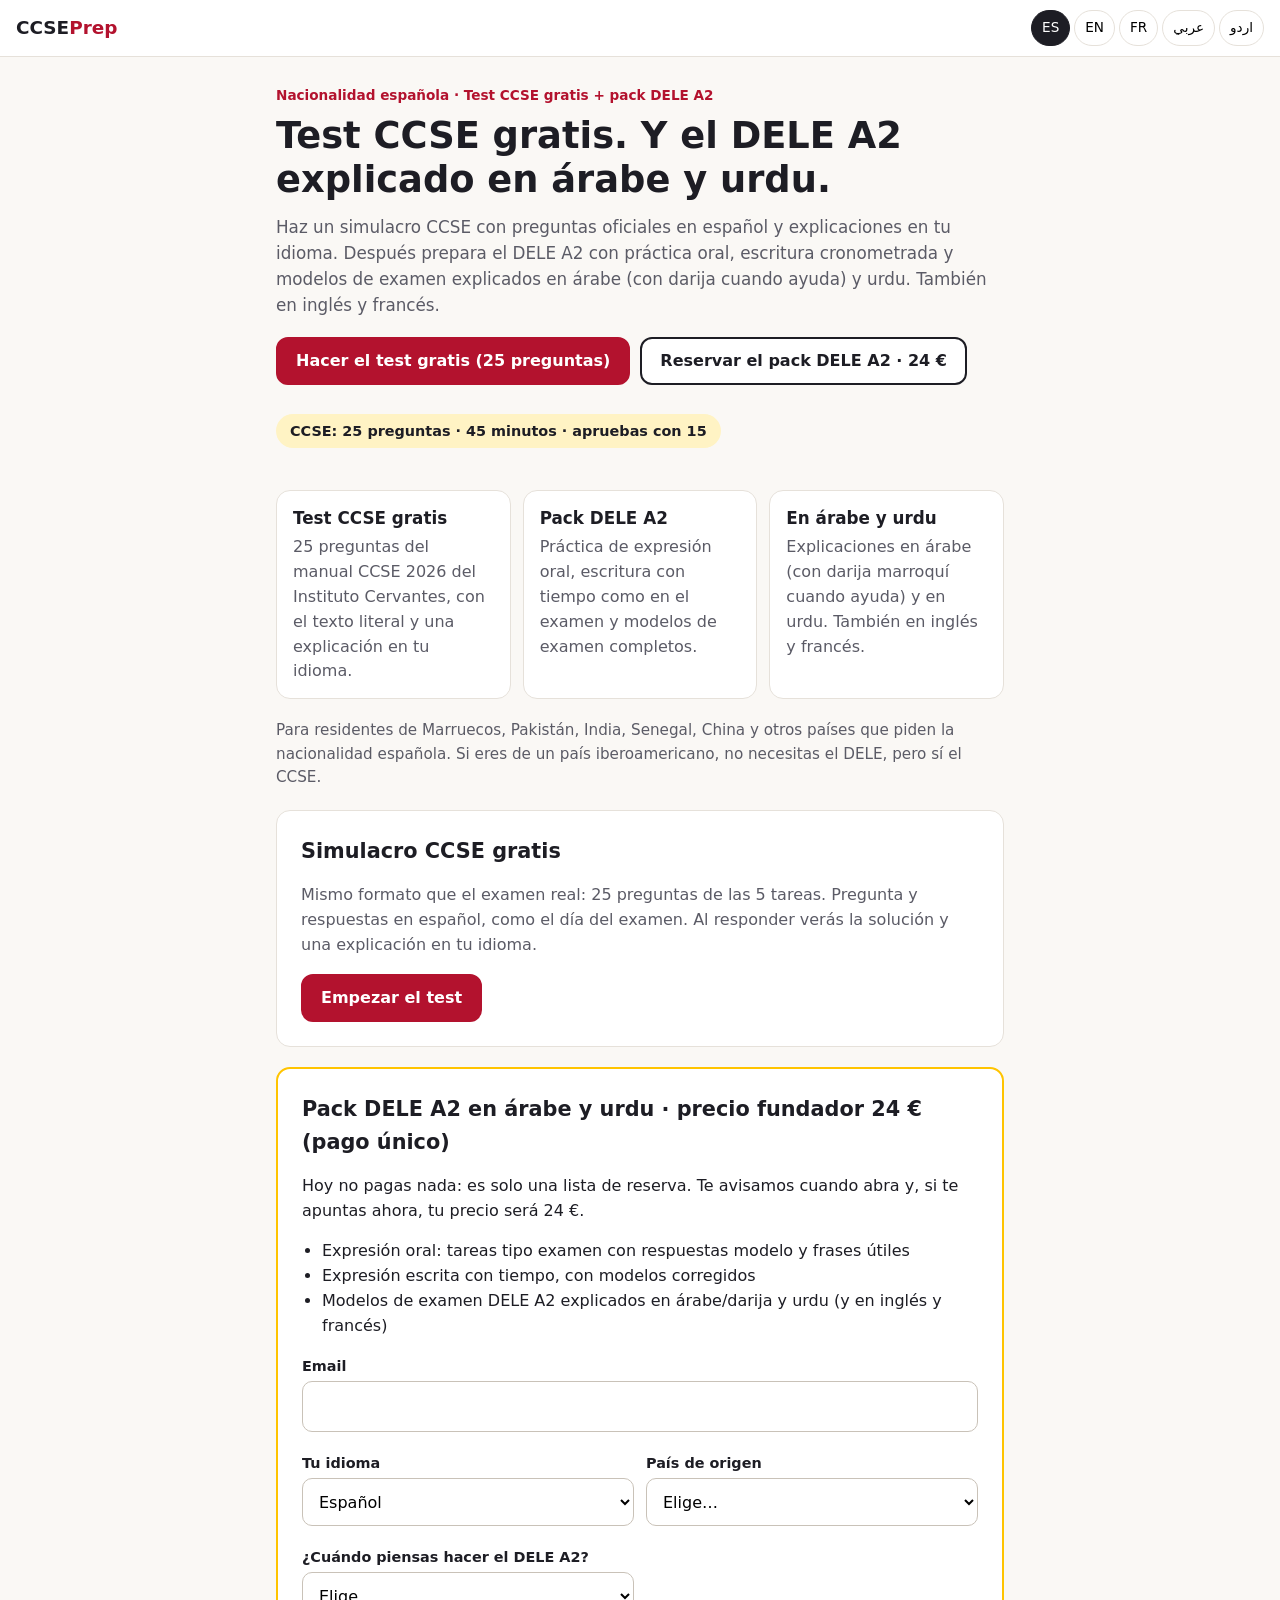
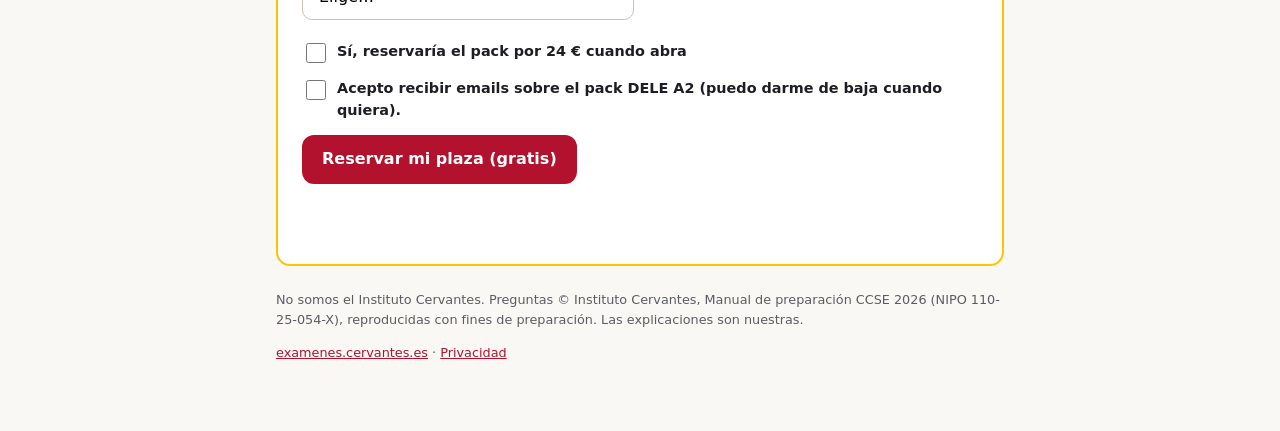
<file: index.html>
<!doctype html>
<html lang="es" dir="ltr" data-default-lang="es">
<head>
<meta charset="utf-8">
<meta name="viewport" content="width=device-width, initial-scale=1">
<title>Examen CCSE 2026: preguntas oficiales y test gratis | Nacionalidad española y DELE A2</title>
<meta name="description" content="Practica el examen CCSE con preguntas oficiales del Instituto Cervantes (manual 2026). Test gratis de 25 preguntas con explicaciones en árabe, urdu, inglés y francés. Y pack DELE A2 (oral, escritura y modelos de examen) explicado en árabe y urdu.">
<link rel="canonical" href="https://paubuilds.github.io/ccse-prep/">
<link rel="alternate" hreflang="es" href="https://paubuilds.github.io/ccse-prep/">
<link rel="alternate" hreflang="en" href="https://paubuilds.github.io/ccse-prep/en/">
<link rel="alternate" hreflang="x-default" href="https://paubuilds.github.io/ccse-prep/">
<meta property="og:type" content="website">
<meta property="og:title" content="Examen CCSE 2026: preguntas oficiales y test gratis | Nacionalidad española y DELE A2">
<meta property="og:description" content="Practica el examen CCSE con preguntas oficiales del Instituto Cervantes (manual 2026). Test gratis de 25 preguntas con explicaciones en árabe, urdu, inglés y francés. Y pack DELE A2 (oral, escritura y modelos de examen) explicado en árabe y urdu.">
<meta property="og:url" content="https://paubuilds.github.io/ccse-prep/">
<meta property="og:locale" content="es_ES">
<meta name="twitter:card" content="summary">
<meta name="theme-color" content="#b3122e">
<link rel="icon" href="data:image/svg+xml,%3Csvg xmlns='http://www.w3.org/2000/svg' viewBox='0 0 100 100'%3E%3Crect width='100' height='100' rx='20' fill='%23b3122e'/%3E%3Ctext x='50' y='66' font-size='52' text-anchor='middle' fill='%23ffc400' font-family='Arial' font-weight='700'%3EÑ%3C/text%3E%3C/svg%3E">
<link rel="stylesheet" href="./assets/style.css">
<script type="application/ld+json">{"@context":"https://schema.org","@type":"Quiz","name":"Examen CCSE 2026: preguntas oficiales y test gratis | Nacionalidad española y DELE A2","description":"Practica el examen CCSE con preguntas oficiales del Instituto Cervantes (manual 2026). Test gratis de 25 preguntas con explicaciones en árabe, urdu, inglés y francés. Y pack DELE A2 (oral, escritura y modelos de examen) explicado en árabe y urdu.","inLanguage":["es","es"],"url":"https://paubuilds.github.io/ccse-prep/","isAccessibleForFree":true,"about":{"@type":"Thing","name":"CCSE – Prueba de Conocimientos Constitucionales y Socioculturales de España"},"educationalAlignment":{"@type":"AlignmentObject","alignmentType":"educationalSubject","targetName":"CCSE / DELE A2 – nacionalidad española"}}</script>
<!-- ANALYTICS PLACEHOLDER: GoatCounter is injected by assets/app.js when CCSE_CONFIG.GOATCOUNTER_CODE is set (assets/config.js). -->
</head>
<body>
<a class="skip" href="#test">Test gratis</a>
<header class="top">
  <a class="brand" href="./">CCSE<span>Prep</span></a>
  <nav class="lang-switch" aria-label="Idioma / Language / اللغة / زبان">
    <button data-lang="es" lang="es">ES</button><button data-lang="en" lang="en">EN</button><button data-lang="fr" lang="fr">FR</button><button data-lang="ar" lang="ar">عربي</button><button data-lang="ur" lang="ur">اردو</button>
  </nav>
</header>
<main>
  <section class="hero">
    <p class="kicker" data-i18n="hero_kicker">Nacionalidad española · Test CCSE gratis + pack DELE A2</p>
    <h1 data-i18n="hero_title">Test CCSE gratis. Y el DELE A2 explicado en árabe y urdu.</h1>
    <p class="sub" data-i18n="hero_sub">Haz un simulacro CCSE con preguntas oficiales en español y explicaciones en tu idioma. Después prepara el DELE A2 con práctica oral, escritura cronometrada y modelos de examen explicados en árabe (con darija cuando ayuda) y urdu. También en inglés y francés.</p>
    <div class="row">
      <a class="btn primary" href="#test" data-i18n="cta_test">Hacer el test gratis (25 preguntas)</a>
      <a class="btn" href="#waitlist" data-i18n="cta_wait">Reservar el pack DELE A2 · 24 €</a>
    </div>
    <p class="facts" data-i18n="facts">CCSE: 25 preguntas · 45 minutos · apruebas con 15</p>
  </section>

  <section class="features">
    <div class="card"><h2 data-i18n="f1_t">Test CCSE gratis</h2><p data-i18n="f1_d">25 preguntas del manual CCSE 2026 del Instituto Cervantes, con el texto literal y una explicación en tu idioma.</p></div>
    <div class="card"><h2 data-i18n="f2_t">Pack DELE A2</h2><p data-i18n="f2_d">Práctica de expresión oral, escritura con tiempo como en el examen y modelos de examen completos.</p></div>
    <div class="card"><h2 data-i18n="f3_t">En árabe y urdu</h2><p data-i18n="f3_d">Explicaciones en árabe (con darija marroquí cuando ayuda) y en urdu. También en inglés y francés.</p></div>
  </section>
  <p class="who" data-i18n="who">Para residentes de Marruecos, Pakistán, India, Senegal, China y otros países que piden la nacionalidad española. Si eres de un país iberoamericano, no necesitas el DELE, pero sí el CCSE.</p>

  <section id="test" class="panel">
    <h2 data-i18n="test_title">Simulacro CCSE gratis</h2>
    <div id="quiz" aria-live="polite"><noscript>JavaScript is needed for the test.</noscript></div>
  </section>

  <section id="waitlist" class="panel waitlist">
    <h2 data-i18n="wl_title">Pack DELE A2 en árabe y urdu · precio fundador 24 € (pago único)</h2>
    <p data-i18n="wl_sub">Hoy no pagas nada: es solo una lista de reserva. Te avisamos cuando abra y, si te apuntas ahora, tu precio será 24 €.</p>
    <ul class="benefits"><li data-i18n="wl_b1">Expresión oral: tareas tipo examen con respuestas modelo y frases útiles</li><li data-i18n="wl_b2">Expresión escrita con tiempo, con modelos corregidos</li><li data-i18n="wl_b3">Modelos de examen DELE A2 explicados en árabe/darija y urdu (y en inglés y francés)</li></ul>
    <form id="waitForm" novalidate>
      <label><span data-i18n="f_email">Email</span><input id="f-email" type="email" autocomplete="email" inputmode="email" required dir="ltr"></label>
      <div class="grid2">
        <label><span data-i18n="f_lang">Tu idioma</span><select id="f-lang"></select></label>
        <label><span data-i18n="f_country">País de origen</span><select id="f-country"></select></label>
        <label><span data-i18n="f_date">¿Cuándo piensas hacer el DELE A2?</span><select id="f-date"></select></label>
      </div>
      <label class="check"><input id="f-pre" type="checkbox"> <span data-i18n="f_pre">Sí, reservaría el pack por 24 € cuando abra</span></label>
      <label class="check"><input id="f-consent" type="checkbox"> <span data-i18n="f_consent">Acepto recibir emails sobre el pack DELE A2 (puedo darme de baja cuando quiera).</span></label>
      <input id="f-hp" type="text" tabindex="-1" autocomplete="off" class="hp" aria-hidden="true">
      <button class="btn primary" type="submit" data-i18n="f_submit">Reservar mi plaza (gratis)</button>
      <p id="formMsg" class="formmsg" role="status"></p>
    </form>
  </section>
</main>
<footer>
  <p data-i18n="foot_disc">No somos el Instituto Cervantes. Preguntas © Instituto Cervantes, Manual de preparación CCSE 2026 (NIPO 110-25-054-X), reproducidas con fines de preparación. Las explicaciones son nuestras.</p>
  <p><a href="https://examenes.cervantes.es/es/ccse/preparar-prueba" rel="noopener">examenes.cervantes.es</a> · <a href="./privacidad.html" data-i18n="privacy">Privacidad</a></p>
</footer>
<script src="./assets/config.js"></script>
<script src="./assets/i18n.js"></script>
<script src="./assets/questions.js"></script>
<script src="./assets/explanations.js"></script>
<script src="./assets/app.js"></script>
</body>
</html>
</file>
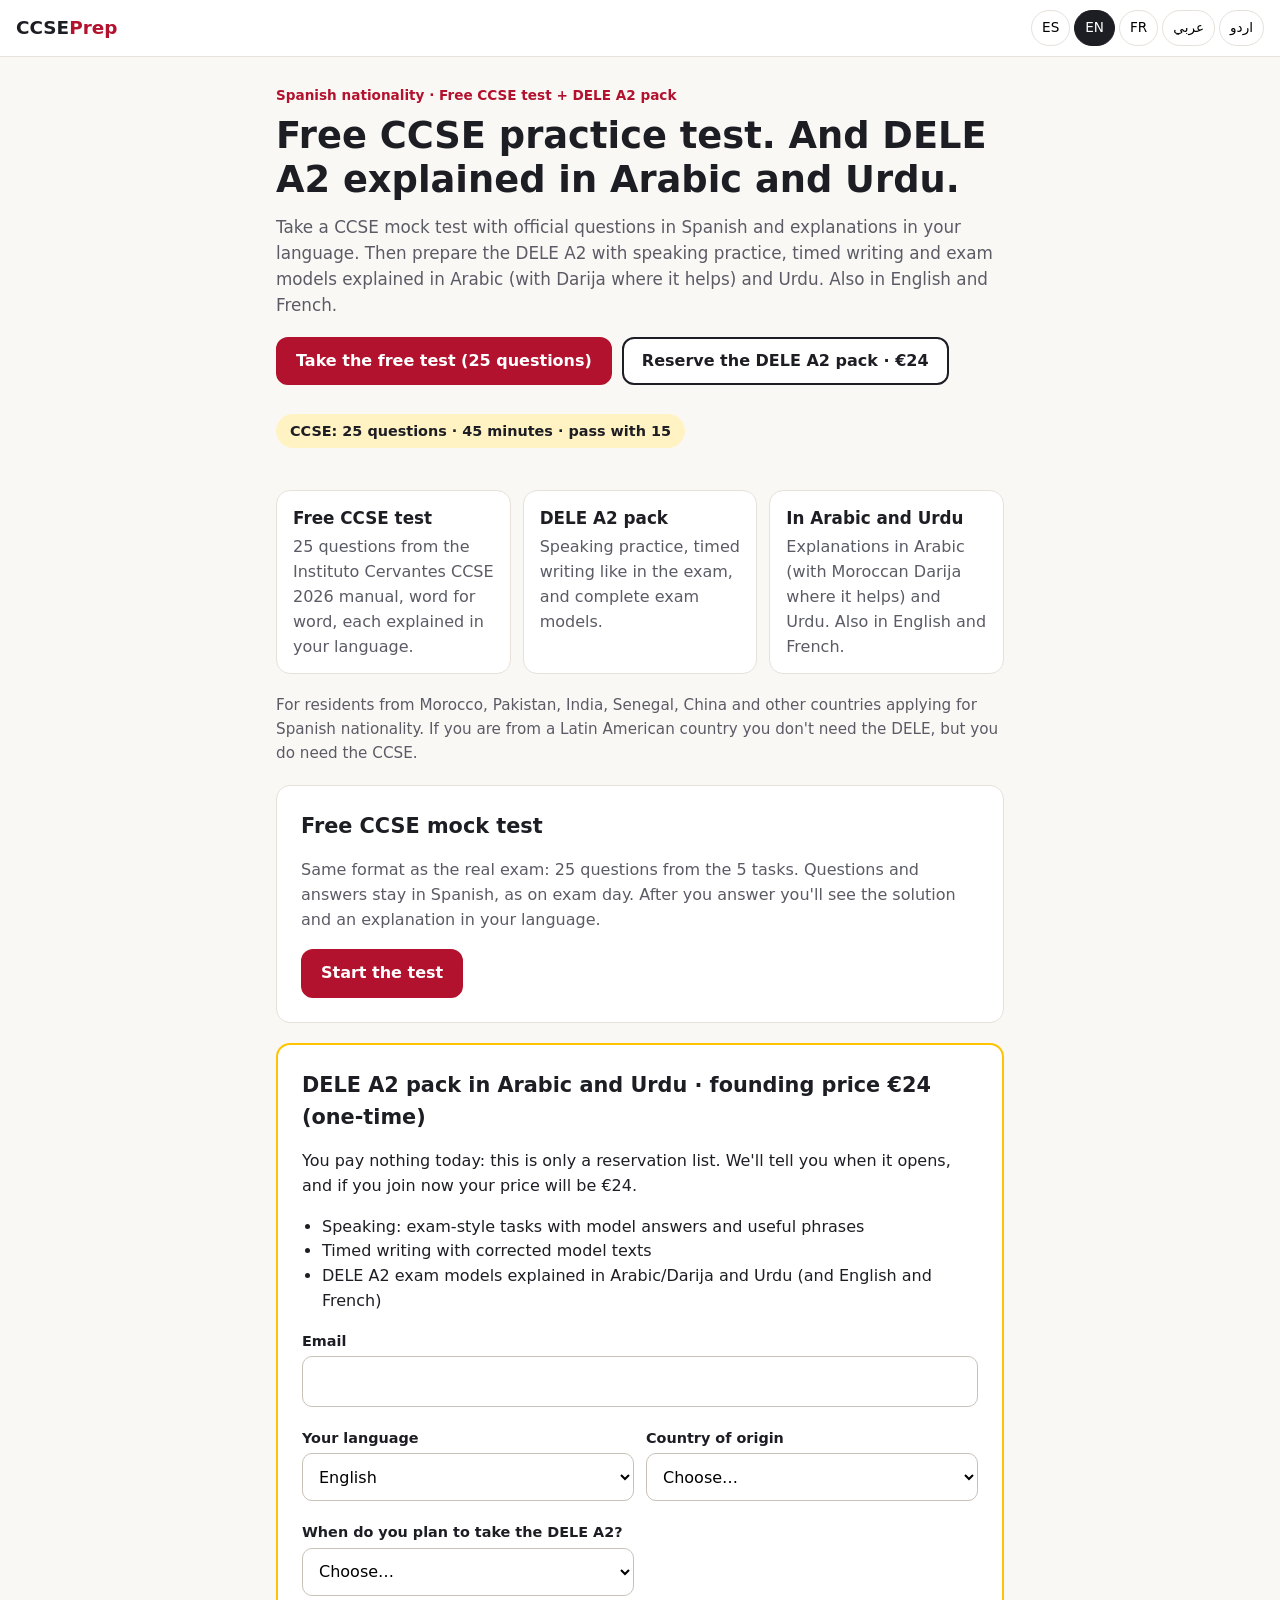
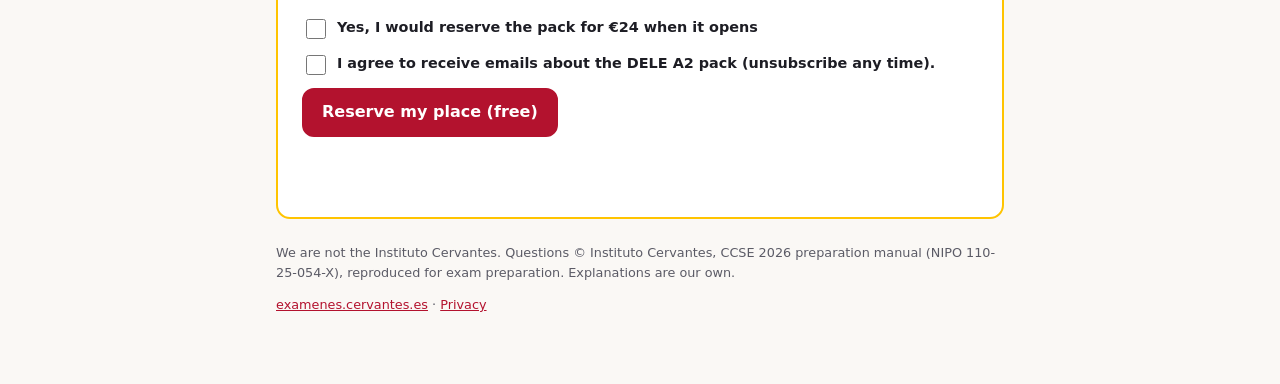
<file: en/index.html>
<!doctype html>
<html lang="en" dir="ltr" data-default-lang="en">
<head>
<meta charset="utf-8">
<meta name="viewport" content="width=device-width, initial-scale=1">
<title>CCSE Test Practice in English (2026) – Free Spanish Citizenship Mock Exam &amp; DELE A2</title>
<meta name="description" content="Free CCSE test practice with official 2026 Instituto Cervantes questions in Spanish, explained in English, Arabic, Urdu and French. Plus a DELE A2 pack (speaking, timed writing, exam models) explained in Arabic and Urdu.">
<link rel="canonical" href="https://paubuilds.github.io/ccse-prep/en/">
<link rel="alternate" hreflang="es" href="https://paubuilds.github.io/ccse-prep/">
<link rel="alternate" hreflang="en" href="https://paubuilds.github.io/ccse-prep/en/">
<link rel="alternate" hreflang="x-default" href="https://paubuilds.github.io/ccse-prep/">
<meta property="og:type" content="website">
<meta property="og:title" content="CCSE Test Practice in English (2026) – Free Spanish Citizenship Mock Exam &amp; DELE A2">
<meta property="og:description" content="Free CCSE test practice with official 2026 Instituto Cervantes questions in Spanish, explained in English, Arabic, Urdu and French. Plus a DELE A2 pack (speaking, timed writing, exam models) explained in Arabic and Urdu.">
<meta property="og:url" content="https://paubuilds.github.io/ccse-prep/en/">
<meta property="og:locale" content="en_GB">
<meta name="twitter:card" content="summary">
<meta name="theme-color" content="#b3122e">
<link rel="icon" href="data:image/svg+xml,%3Csvg xmlns='http://www.w3.org/2000/svg' viewBox='0 0 100 100'%3E%3Crect width='100' height='100' rx='20' fill='%23b3122e'/%3E%3Ctext x='50' y='66' font-size='52' text-anchor='middle' fill='%23ffc400' font-family='Arial' font-weight='700'%3EÑ%3C/text%3E%3C/svg%3E">
<link rel="stylesheet" href="../assets/style.css">
<script type="application/ld+json">{"@context":"https://schema.org","@type":"Quiz","name":"CCSE Test Practice in English (2026) – Free Spanish Citizenship Mock Exam & DELE A2","description":"Free CCSE test practice with official 2026 Instituto Cervantes questions in Spanish, explained in English, Arabic, Urdu and French. Plus a DELE A2 pack (speaking, timed writing, exam models) explained in Arabic and Urdu.","inLanguage":["es","en"],"url":"https://paubuilds.github.io/ccse-prep/en/","isAccessibleForFree":true,"about":{"@type":"Thing","name":"CCSE – Prueba de Conocimientos Constitucionales y Socioculturales de España"},"educationalAlignment":{"@type":"AlignmentObject","alignmentType":"educationalSubject","targetName":"CCSE / DELE A2 – nacionalidad española"}}</script>
<!-- ANALYTICS PLACEHOLDER: GoatCounter is injected by assets/app.js when CCSE_CONFIG.GOATCOUNTER_CODE is set (assets/config.js). -->
</head>
<body>
<a class="skip" href="#test">Free test</a>
<header class="top">
  <a class="brand" href="../">CCSE<span>Prep</span></a>
  <nav class="lang-switch" aria-label="Idioma / Language / اللغة / زبان">
    <button data-lang="es" lang="es">ES</button><button data-lang="en" lang="en">EN</button><button data-lang="fr" lang="fr">FR</button><button data-lang="ar" lang="ar">عربي</button><button data-lang="ur" lang="ur">اردو</button>
  </nav>
</header>
<main>
  <section class="hero">
    <p class="kicker" data-i18n="hero_kicker">Spanish nationality · Free CCSE test + DELE A2 pack</p>
    <h1 data-i18n="hero_title">Free CCSE practice test. And DELE A2 explained in Arabic and Urdu.</h1>
    <p class="sub" data-i18n="hero_sub">Take a CCSE mock test with official questions in Spanish and explanations in your language. Then prepare the DELE A2 with speaking practice, timed writing and exam models explained in Arabic (with Darija where it helps) and Urdu. Also in English and French.</p>
    <div class="row">
      <a class="btn primary" href="#test" data-i18n="cta_test">Take the free test (25 questions)</a>
      <a class="btn" href="#waitlist" data-i18n="cta_wait">Reserve the DELE A2 pack · €24</a>
    </div>
    <p class="facts" data-i18n="facts">CCSE: 25 questions · 45 minutes · pass with 15</p>
  </section>

  <section class="features">
    <div class="card"><h2 data-i18n="f1_t">Free CCSE test</h2><p data-i18n="f1_d">25 questions from the Instituto Cervantes CCSE 2026 manual, word for word, each explained in your language.</p></div>
    <div class="card"><h2 data-i18n="f2_t">DELE A2 pack</h2><p data-i18n="f2_d">Speaking practice, timed writing like in the exam, and complete exam models.</p></div>
    <div class="card"><h2 data-i18n="f3_t">In Arabic and Urdu</h2><p data-i18n="f3_d">Explanations in Arabic (with Moroccan Darija where it helps) and Urdu. Also in English and French.</p></div>
  </section>
  <p class="who" data-i18n="who">For residents from Morocco, Pakistan, India, Senegal, China and other countries applying for Spanish nationality. If you are from a Latin American country you don't need the DELE, but you do need the CCSE.</p>

  <section id="test" class="panel">
    <h2 data-i18n="test_title">Free CCSE mock test</h2>
    <div id="quiz" aria-live="polite"><noscript>JavaScript is needed for the test.</noscript></div>
  </section>

  <section id="waitlist" class="panel waitlist">
    <h2 data-i18n="wl_title">DELE A2 pack in Arabic and Urdu · founding price €24 (one-time)</h2>
    <p data-i18n="wl_sub">You pay nothing today: this is only a reservation list. We'll tell you when it opens, and if you join now your price will be €24.</p>
    <ul class="benefits"><li data-i18n="wl_b1">Speaking: exam-style tasks with model answers and useful phrases</li><li data-i18n="wl_b2">Timed writing with corrected model texts</li><li data-i18n="wl_b3">DELE A2 exam models explained in Arabic/Darija and Urdu (and English and French)</li></ul>
    <form id="waitForm" novalidate>
      <label><span data-i18n="f_email">Email</span><input id="f-email" type="email" autocomplete="email" inputmode="email" required dir="ltr"></label>
      <div class="grid2">
        <label><span data-i18n="f_lang">Your language</span><select id="f-lang"></select></label>
        <label><span data-i18n="f_country">Country of origin</span><select id="f-country"></select></label>
        <label><span data-i18n="f_date">When do you plan to take the DELE A2?</span><select id="f-date"></select></label>
      </div>
      <label class="check"><input id="f-pre" type="checkbox"> <span data-i18n="f_pre">Yes, I would reserve the pack for €24 when it opens</span></label>
      <label class="check"><input id="f-consent" type="checkbox"> <span data-i18n="f_consent">I agree to receive emails about the DELE A2 pack (unsubscribe any time).</span></label>
      <input id="f-hp" type="text" tabindex="-1" autocomplete="off" class="hp" aria-hidden="true">
      <button class="btn primary" type="submit" data-i18n="f_submit">Reserve my place (free)</button>
      <p id="formMsg" class="formmsg" role="status"></p>
    </form>
  </section>
</main>
<footer>
  <p data-i18n="foot_disc">We are not the Instituto Cervantes. Questions © Instituto Cervantes, CCSE 2026 preparation manual (NIPO 110-25-054-X), reproduced for exam preparation. Explanations are our own.</p>
  <p><a href="https://examenes.cervantes.es/es/ccse/preparar-prueba" rel="noopener">examenes.cervantes.es</a> · <a href="../privacidad.html" data-i18n="privacy">Privacy</a></p>
</footer>
<script src="../assets/config.js"></script>
<script src="../assets/i18n.js"></script>
<script src="../assets/questions.js"></script>
<script src="../assets/explanations.js"></script>
<script src="../assets/app.js"></script>
</body>
</html>
</file>
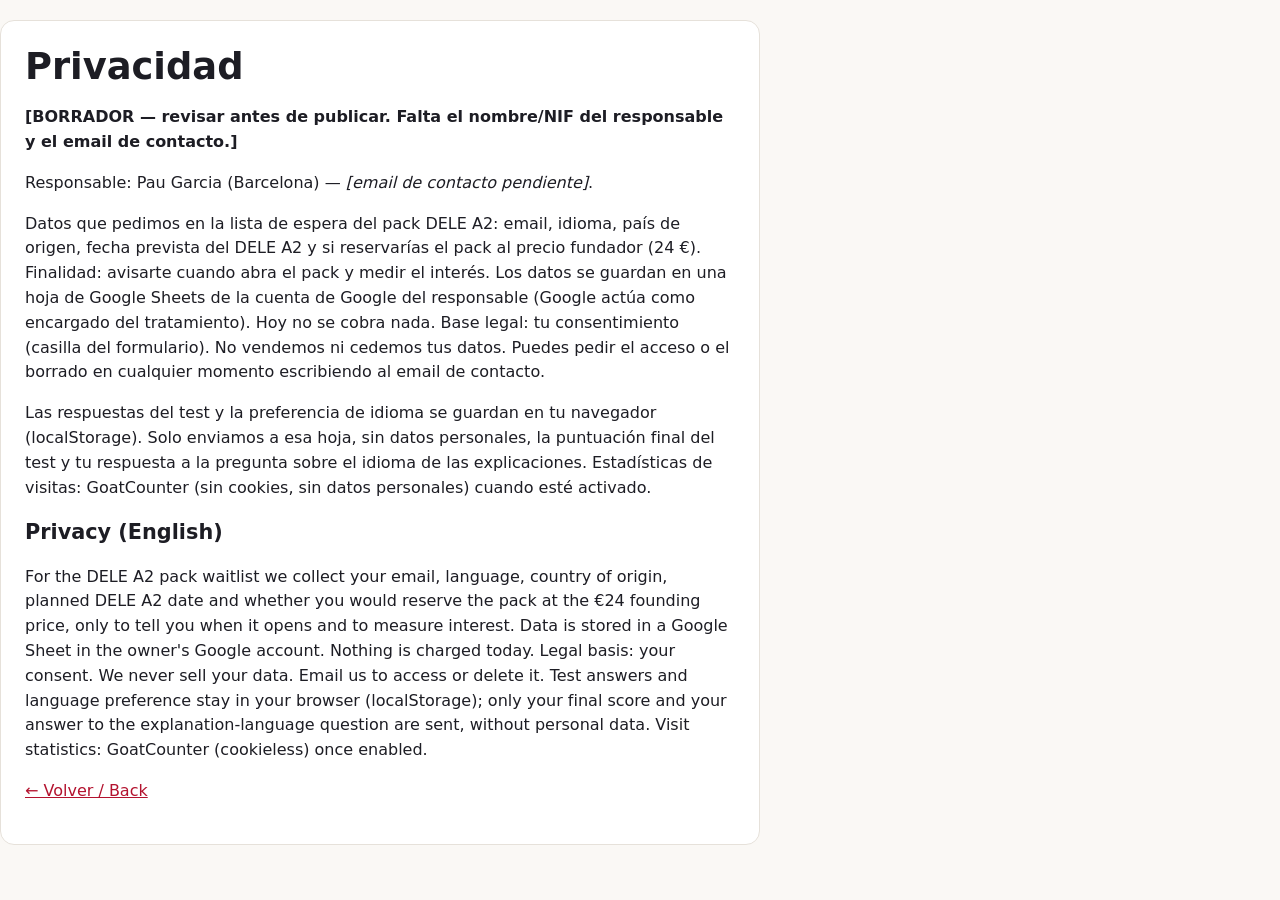
<file: privacidad.html>
<!doctype html>
<html lang="es"><head><meta charset="utf-8"><meta name="viewport" content="width=device-width, initial-scale=1"><title>Privacidad · CCSE Prep</title><meta name="robots" content="noindex"><link rel="stylesheet" href="assets/style.css"></head>
<body><main class="panel" style="margin-top:20px">
<h1>Privacidad</h1>
<p><strong>[BORRADOR — revisar antes de publicar. Falta el nombre/NIF del responsable y el email de contacto.]</strong></p>
<p>Responsable: Pau Garcia (Barcelona) — <em>[email de contacto pendiente]</em>.</p>
<p>Datos que pedimos en la lista de espera del pack DELE A2: email, idioma, país de origen, fecha prevista del DELE A2 y si reservarías el pack al precio fundador (24 €). Finalidad: avisarte cuando abra el pack y medir el interés. Los datos se guardan en una hoja de Google Sheets de la cuenta de Google del responsable (Google actúa como encargado del tratamiento). Hoy no se cobra nada. Base legal: tu consentimiento (casilla del formulario). No vendemos ni cedemos tus datos. Puedes pedir el acceso o el borrado en cualquier momento escribiendo al email de contacto.</p>
<p>Las respuestas del test y la preferencia de idioma se guardan en tu navegador (localStorage). Solo enviamos a esa hoja, sin datos personales, la puntuación final del test y tu respuesta a la pregunta sobre el idioma de las explicaciones. Estadísticas de visitas: GoatCounter (sin cookies, sin datos personales) cuando esté activado.</p>
<h2>Privacy (English)</h2>
<p>For the DELE A2 pack waitlist we collect your email, language, country of origin, planned DELE A2 date and whether you would reserve the pack at the €24 founding price, only to tell you when it opens and to measure interest. Data is stored in a Google Sheet in the owner's Google account. Nothing is charged today. Legal basis: your consent. We never sell your data. Email us to access or delete it. Test answers and language preference stay in your browser (localStorage); only your final score and your answer to the explanation-language question are sent, without personal data. Visit statistics: GoatCounter (cookieless) once enabled.</p>
<p><a href="./">← Volver / Back</a></p>
</main></body></html>
</file>
<file: assets/style.css>
/* Mobile-first, RTL-safe (logical properties). Polished design: see chatgpt_design_prompt.md */
:root{--red:#b3122e;--red-d:#8c0e24;--gold:#ffc400;--ink:#1d1d24;--mut:#5b5b66;--bg:#faf8f5;--card:#fff;--ok:#127a3e;--okbg:#e6f6ec;--bad:#b3261e;--badbg:#fdeceb;--line:#e6e1da;--r:14px}
*{box-sizing:border-box}
html{-webkit-text-size-adjust:100%}
body{margin:0;font:16px/1.55 system-ui,-apple-system,"Segoe UI",Roboto,"Noto Sans","Noto Sans Arabic",Arial,sans-serif;color:var(--ink);background:var(--bg)}
:lang(ar) body,html[lang=ar] body{font-family:"Noto Sans Arabic","Segoe UI","Geeza Pro",Tahoma,system-ui,sans-serif}
html[lang=ur] body{font-family:"Noto Nastaliq Urdu","Jameel Noori Nastaleeq","Noto Naskh Arabic","Noto Sans Arabic",Tahoma,system-ui,sans-serif;line-height:1.9}
[lang=es]{font-family:system-ui,-apple-system,"Segoe UI",Roboto,"Noto Sans",Arial,sans-serif;line-height:1.55}
a{color:var(--red)}
.skip{position:absolute;inset-inline-start:-999px}.skip:focus{inset-inline-start:8px;top:8px;background:#fff;padding:8px;z-index:9}
.top{display:flex;flex-wrap:wrap;gap:8px;align-items:center;justify-content:space-between;padding:10px 16px;background:#fff;border-bottom:1px solid var(--line);position:sticky;top:0;z-index:5}
.brand{font-weight:800;font-size:1.15rem;text-decoration:none;color:var(--ink);direction:ltr}.brand span{color:var(--red)}
.lang-switch{display:flex;gap:4px;flex-wrap:wrap}
.lang-switch button{border:1px solid var(--line);background:#fff;border-radius:999px;padding:6px 10px;font:inherit;font-size:.85rem;min-height:36px;cursor:pointer}
.lang-switch button[aria-pressed=true]{background:var(--ink);color:#fff;border-color:var(--ink)}
main{max-width:760px;margin:0 auto;padding:0 16px}
.hero{padding:28px 0 8px}
.kicker{color:var(--red);font-weight:700;font-size:.85rem;margin:0 0 8px}
h1{font-size:1.75rem;line-height:1.2;margin:0 0 12px}
html[lang=ur] h1,html[lang=ar] h1{line-height:1.6}
.sub{font-size:1.05rem;color:var(--mut);margin:0 0 18px}
.row{display:flex;flex-wrap:wrap;gap:10px;margin:14px 0}
.btn{display:inline-flex;align-items:center;justify-content:center;min-height:48px;padding:10px 18px;border-radius:12px;border:2px solid var(--ink);background:#fff;color:var(--ink);font:inherit;font-weight:700;text-decoration:none;cursor:pointer}
.btn.primary{background:var(--red);border-color:var(--red);color:#fff}
.btn.primary:hover{background:var(--red-d)}
.facts{display:inline-block;background:#fff3c4;border-radius:999px;padding:6px 14px;font-size:.9rem;font-weight:600}
.features{display:grid;gap:12px;margin:20px 0}
.card{background:var(--card);border:1px solid var(--line);border-radius:var(--r);padding:14px 16px}
.card h2{font-size:1.05rem;margin:0 0 4px}.card p{margin:0;color:var(--mut)}
.who{color:var(--mut);font-size:.95rem}
.panel{background:var(--card);border:1px solid var(--line);border-radius:var(--r);padding:18px 16px;margin:20px 0;scroll-margin-top:70px}
.panel h2{margin:0 0 10px;font-size:1.3rem}
.muted{color:var(--mut)}
.progress{height:6px;background:var(--line);border-radius:6px;overflow:hidden;margin-bottom:10px}
.progress span{display:block;height:100%;background:var(--red);transition:width .25s}
html[dir=rtl] .progress span{margin-inline-start:0}
.qmeta{font-size:.85rem;color:var(--mut);margin:0 0 6px}
.taskname{font-style:italic}
.qtext{font-size:1.2rem;margin:4px 0 14px;outline:none;text-align:start}
.opts{display:grid;gap:10px;margin-bottom:14px}
.opt{text-align:start;font:inherit;font-size:1.02rem;padding:14px;min-height:52px;border:2px solid var(--line);border-radius:12px;background:#fff;cursor:pointer;color:var(--ink)}
.opt:hover:not(:disabled){border-color:var(--ink)}
.opt:disabled{cursor:default;opacity:.85}
.opt.ok{border-color:var(--ok);background:var(--okbg);opacity:1}
.opt.bad{border-color:var(--bad);background:var(--badbg);opacity:1}
.letter{font-weight:700;margin-inline-end:4px}
.feedback{border-radius:12px;padding:12px 14px;margin-bottom:14px;border-inline-start:5px solid}
.feedback.ok{background:var(--okbg);border-color:var(--ok)}.feedback.bad{background:var(--badbg);border-color:var(--bad)}
.expl{margin:8px 0 0}.expl small{color:var(--mut)}
.vocab ul{margin:4px 0 0;padding-inline-start:20px}
.result{text-align:center;border-radius:12px;padding:16px}
.result.pass{background:var(--okbg)}.result.fail{background:var(--badbg)}
.big{font-size:2.6rem;font-weight:800;margin:0;direction:ltr}
.review{margin:14px 0}.review li{margin:8px 0}
.ab{border:2px dashed var(--gold);border-radius:12px;padding:12px;margin:14px 0;display:grid;gap:8px}
.abq{font-weight:700;margin:0}
.thanks{margin:0;color:var(--ok);font-weight:600}
.waitlist{border-color:var(--gold);border-width:2px}
.benefits{padding-inline-start:20px}
form label{display:block;margin:10px 0}
form label>span{display:block;font-weight:600;font-size:.9rem;margin-bottom:4px}
input[type=email],select{width:100%;font:inherit;padding:12px;border:1px solid #c9c2b8;border-radius:10px;background:#fff;min-height:48px}
.grid2{display:grid;gap:0 12px}
.check{display:flex!important;gap:8px;align-items:flex-start;font-size:.95rem}
.check input{width:20px;height:20px;margin-top:3px;flex:none}
.hp{position:absolute;inset-inline-start:-5000px;width:1px;height:1px;opacity:0}
.formmsg{min-height:1.5em;font-weight:600}.formmsg.ok{color:var(--ok)}.formmsg.err{color:var(--bad)}
footer{max-width:760px;margin:24px auto;padding:0 16px 32px;font-size:.8rem;color:var(--mut)}
:focus-visible{outline:3px solid var(--gold);outline-offset:2px}
@media (min-width:640px){h1{font-size:2.3rem}.features{grid-template-columns:repeat(3,1fr)}.grid2{grid-template-columns:1fr 1fr}.panel{padding:24px}}
@media (prefers-reduced-motion:reduce){*{transition:none!important;scroll-behavior:auto!important}}

.dele-cta{background:var(--okbg);border:2px solid var(--gold);border-radius:12px;padding:14px 16px;margin:14px 0}.dele-cta h3{margin:0 0 6px}.dele-cta p{margin:0 0 10px}
</file>
